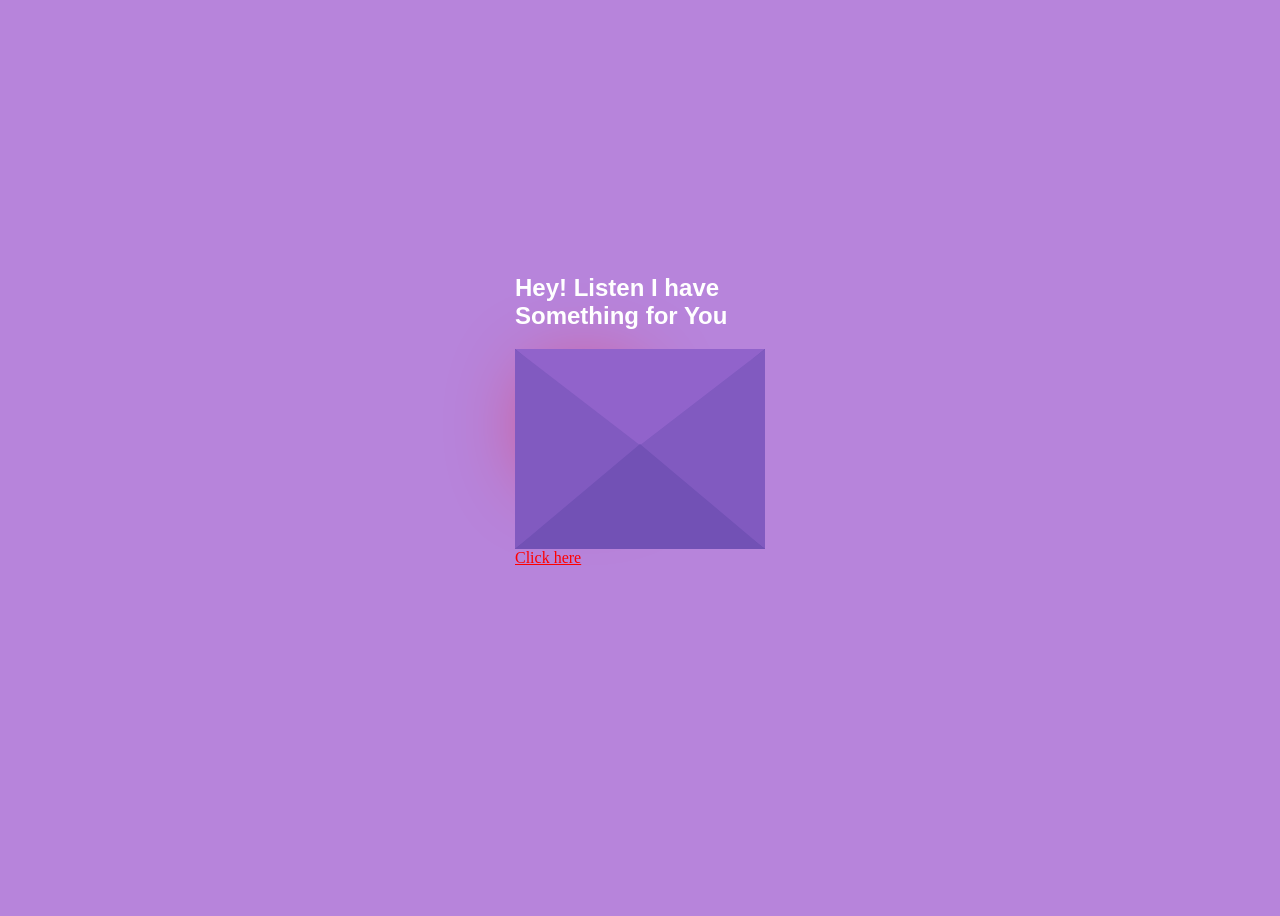
<file: index.html>
<!DOCTYPE html>
<html lang="en">
<head>
    <meta charset="UTF-8">
    <meta name="viewport" content="width=device-width, initial-scale=1.0">
    <title>btarann</title>
    <link rel="stylesheet" href="style.css">
   
</head>
<body>
    <div class="envelope">
        <div class="back"></div>
        <div class="letter">
            <div class="heart"></div>
        <div class="text">
            <p>I want to say <br>
            many things But,<br>
            I can't express so I made <br>
            This is for You.....
            </p>
            
        </div>
       
        </div>
        <div><a href="crush.html">Click here</a></div>
        <div class="front"></div>
        <div class="top"></div>
        <div class="shadow"></div>
        <div class="text1">
            <h2>Hey! Listen I have Something for You</h2>
        </div>
    </div>
</body>
</html>
</file>
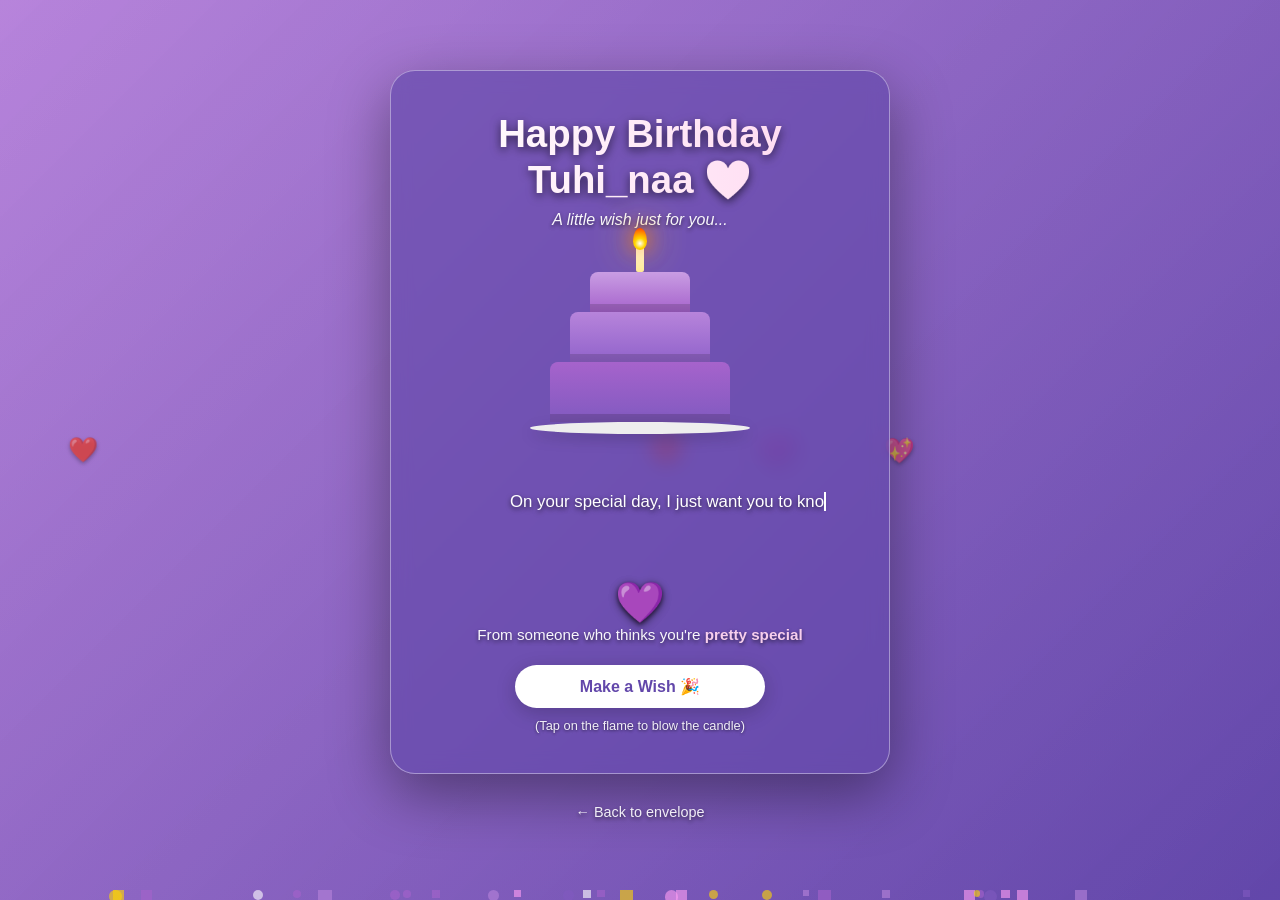
<file: crush.html>
<!DOCTYPE html>
<html lang="en">
<head>
    <meta charset="UTF-8">
    <meta name="viewport" content="width=device-width, initial-scale=1.0">
    <title>Happy Birthday 💜</title>
    <link rel="stylesheet" href="crush_stylle.css">
</head>
<body>
    <!-- Background Gallery -->
    <div class="bg-gallery">
        <div class="bg-img"></div>
        <div class="bg-img"></div>
        <div class="bg-img"></div>
    </div>
    <div class="bg-overlay"></div>

    <div class="card">
        <h1>Happy Birthday Tuhi_naa 💜</h1>
        <p class="subtitle">A little wish just for you...</p>

        <div class="cake" id="cake">
            <div class="candle" id="candle">
                <div class="flame" id="flame"></div>
            </div>
            <div class="layer layer-top"></div>
            <div class="layer layer-middle"></div>
            <div class="layer layer-bottom"></div>
            <div class="plate"></div>
        </div>

        <div class="message">
            <span id="typed"></span><span class="typed-cursor" id="cursor"></span>
        </div>

        <div class="signature">
            <span class="big-heart">💜</span><br>
            From someone who thinks you're <strong>pretty special</strong>
        </div>

        <button class="wish-btn" id="wishBtn">Make a Wish 🎉</button>
        <p class="hint">(Tap on the flame to blow the candle)</p>
    </div>

    <a href="index.html" class="back-link">← Back to envelope</a>
 <script src="main.js"></script>
  
</body>
</html>
</file>
<file: style.css>
body{
    display: flex;
    align-items: center;
    justify-content: center;
    height: 100vh;
    background-color: #b784db;
}
.envelope{
    position: relative;
    cursor: pointer;
}
.back{
    position: relative;
    width: 250px;
    height: 200px;
    background-color: #6247aa;

}
.front{
    position: absolute;
    border-right: 130px solid #815ac0;
    border-top: 100px solid transparent;
    border-bottom: 100px solid transparent;
    height: 0;
    width: 0;
    top: 0;
    left: 120px;
    z-index: 3;
}
.front:before{
    content: "";
    position: absolute;
    border-left: 130px solid #815ac0;
    border-top: 100px solid transparent;
    border-bottom: 100px solid transparent;
    height: 0;
    width: 0;
    top: -100px;
    left: -120px;
}
.front:after{
    content: "";
    position: absolute;
    border-bottom: 105px solid #7251b5;
    border-left: 125px solid transparent;
    border-right: 125px solid transparent;
    height: 0;
    width: 0;
    top: -5px;
    left: -120px;
}
.top{
    position: absolute;
    border-top: 105px solid #9163cb;
    border-left: 125px solid transparent;
    border-right: 125px solid transparent;
    height: 0;
    width: 0;
    top: 0;
    transform-origin: top;
    transition: 0.4s;
}
.envelope:hover .top{
    transform: rotateX(160deg);

}
.letter{
    position: absolute;
    background-color: white;
    width: 230px;
    height: 180px;
    top: 10px;
    left: 10px;
    transition: 0.2s;
}
.envelope:hover .letter{
    transform: translateY(-100px);
    z-index: 2;
}
.text1{
    position: absolute;
    color: white;
    font-family: sans-serif;
    top: -95px;
}

.text{
    text-align: center;
    font-size: 12px;
    font-family: Arial, Helvetica, sans-serif;
    margin-top: 20px;
    font-weight: bold;
    color: black;
    position: relative;
    top: -20px;
    left: 20px;
}
/**heart**/
.heart{
    background-color: red;
    height: 70px;
    width: 70px;
    position: relative;
    top: 20px;
    left: 20px;
    transform: rotate(-45deg);
    box-shadow: -5px 10px 90px red;
    animation: btarann26 0.6 linear infinite;
}

.heart:before{
    content: "";
    position: absolute;
    height: 70px;
    width: 70px;
    background-color: red;
    top: -40px;
    border-radius: 50px;
}
.heart:after{
    content: "";
    position: absolute;
    height: 70px;
    width: 70px;
    background-color: red;
    right: -40px;
    border-radius: 50px;
}
a{
    color: red;
}
</file>
<file: crush_stylle.css>
* {
            margin: 0;
            padding: 0;
            box-sizing: border-box;
        }

        body {
            min-height: 100vh;
            min-height: 100dvh; /* Dynamic viewport height for mobile browsers */
            /* Gradient fallback so gaps blend perfectly */
            background: linear-gradient(135deg, #b784db 0%, #6247aa 100%);
            font-family: 'Segoe UI', Tahoma, Geneva, Verdana, sans-serif;
            overflow-x: hidden;
            display: flex;
            flex-direction: column;
            align-items: center;
            justify-content: center;
            padding: 20px;
            position: relative;
        }

        /* ===== Background Photos Gallery ===== */
        .bg-gallery {
            position: fixed;
            top: 0;
            left: 0;
            width: 100vw;
            height: 100vh;
            height: 100dvh;
            z-index: 0;
            overflow: hidden;
        }

        .bg-img {
            position: absolute;
            top: 0;
            left: 0;
            width: 100%;
            height: 100%;
            /* Forces the image to cover the screen perfectly */
            background-size: cover; 
            background-position: center center;
            background-repeat: no-repeat;
            opacity: 0;
            animation: bgFade 18s ease-in-out infinite;
        }

        /* Add your photo URLs below */
        .bg-img:nth-child(1) {
            background-image: url('101.jpg');
            animation-delay: 0s;
        }
        .bg-img:nth-child(2) {
            background-image: url('102.jpg');
            animation-delay: 6s;
        }
        .bg-img:nth-child(3) {
            background-image: url('103.jpg');
            animation-delay: 12s;
        }

        /* Simple cross-fade without zooming so the photo stays fitted */
        @keyframes bgFade {
            0% { opacity: 0; }
            10% { opacity: 1; }
            33.33% { opacity: 1; }
            43.33% { opacity: 0; }
            100% { opacity: 0; }
        }

        /* Purple overlay for text readability */
        .bg-overlay {
            position: fixed;
            top: 0;
            left: 0;
            width: 100vw;
            height: 100vh;
            height: 100dvh;
            background: linear-gradient(135deg, rgba(183, 132, 219, 0.5) 0%, rgba(98, 71, 170, 0.6) 100%);
            z-index: 1;
        }

        /* Floating background hearts */
        .bg-heart {
            position: fixed;
            color: rgba(255, 255, 255, 0.7);
            font-size: 24px;
            pointer-events: none;
            animation: floatUp linear infinite;
            z-index: 2; 
            text-shadow: 0 2px 4px rgba(0,0,0,0.3);
        }

        @keyframes floatUp {
            0% {
                transform: translateY(100vh) rotate(0deg);
                opacity: 0;
            }
            10% { opacity: 1; }
            90% { opacity: 1; }
            100% {
                transform: translateY(-10vh) rotate(360deg);
                opacity: 0;
            }
        }

        /* Confetti */
        .confetti {
            position: fixed;
            width: 10px;
            height: 10px;
            top: -10px;
            z-index: 50;
            pointer-events: none;
            animation: confettiFall linear forwards;
        }

        @keyframes confettiFall {
            0% {
                transform: translateY(0) rotate(0deg);
                opacity: 1;
            }
            100% {
                transform: translateY(100vh) rotate(720deg);
                opacity: 0.6;
            }
        }

        /* Main card */
        .card {
            background: rgba(98, 71, 170, 0.65); /* Slightly stronger for text readability over sharp photos */
            backdrop-filter: blur(10px);
            -webkit-backdrop-filter: blur(10px);
            border: 1px solid rgba(255, 255, 255, 0.4);
            border-radius: 25px;
            padding: 40px 30px;
            max-width: 500px;
            width: 100%;
            text-align: center;
            color: white;
            box-shadow: 0 20px 60px rgba(0, 0, 0, 0.4);
            z-index: 10;
            animation: cardEntrance 1.2s ease-out;
        }

        @keyframes cardEntrance {
            0% {
                opacity: 0;
                transform: translateY(50px) scale(0.8);
            }
            100% {
                opacity: 1;
                transform: translateY(0) scale(1);
            }
        }

        h1 {
            font-size: 2.4rem;
            margin-bottom: 8px;
            background: linear-gradient(90deg, #fff, #ffd6f0, #fff);
            -webkit-background-clip: text;
            background-clip: text;
            -webkit-text-fill-color: transparent;
            animation: shimmer 3s ease-in-out infinite;
            background-size: 200% auto;
            line-height: 1.2;
            filter: drop-shadow(0 3px 5px rgba(0,0,0,0.6));
        }

        @keyframes shimmer {
            0%, 100% { background-position: 0% center; }
            50% { background-position: 100% center; }
        }

        .subtitle {
            font-size: 1rem;
            opacity: 0.95;
            margin-bottom: 25px;
            font-style: italic;
            text-shadow: 0 2px 4px rgba(0,0,0,0.6);
        }

        /* Cake */
        .cake {
            position: relative;
            width: 200px;
            height: 180px;
            margin: 10px auto 25px;
            cursor: pointer;
            transition: transform 0.3s ease;
            transform-origin: top center; /* Helps with scaling on mobile */
        }

        .plate {
            position: absolute;
            bottom: 0;
            left: 50%;
            transform: translateX(-50%);
            width: 220px;
            height: 12px;
            background: #eee;
            border-radius: 50%;
            box-shadow: 0 5px 15px rgba(0,0,0,0.2);
        }

        .layer {
            position: absolute;
            left: 50%;
            transform: translateX(-50%);
            border-radius: 8px 8px 0 0;
        }

        .layer-bottom {
            bottom: 12px;
            width: 180px;
            height: 60px;
            background: linear-gradient(#a663cc, #815ac0);
            box-shadow: inset 0 -8px 0 rgba(0,0,0,0.15);
        }

        .layer-middle {
            bottom: 72px;
            width: 140px;
            height: 50px;
            background: linear-gradient(#b784db, #9163cb);
            box-shadow: inset 0 -8px 0 rgba(0,0,0,0.15);
        }

        .layer-top {
            bottom: 122px;
            width: 100px;
            height: 40px;
            background: linear-gradient(#c99de3, #a663cc);
            box-shadow: inset 0 -8px 0 rgba(0,0,0,0.15);
        }

        .candle {
            position: absolute;
            bottom: 162px;
            left: 50%;
            transform: translateX(-50%);
            width: 8px;
            height: 28px;
            background: linear-gradient(#fff 0%, #ffeb99 100%);
            border-radius: 2px;
        }

        .flame {
            position: absolute;
            top: -16px;
            left: 50%;
            transform: translateX(-50%);
            width: 14px;
            height: 22px;
            background: radial-gradient(circle at 50% 70%, #fff 0%, #ffd700 30%, #ff7e00 70%, #ff3300 100%);
            border-radius: 50% 50% 50% 50% / 60% 60% 40% 40%;
            animation: flicker 0.4s ease-in-out infinite alternate;
            box-shadow: 0 0 20px #ff7e00, 0 0 40px #ffd700;
        }

        @keyframes flicker {
            0% { transform: translateX(-50%) scale(1) rotate(-2deg); }
            100% { transform: translateX(-50%) scale(1.1) rotate(2deg); }
        }

        .candle.blow .flame {
            opacity: 0;
            transform: translateX(-50%) scale(0);
            transition: all 0.3s;
        }

        /* Message */
        .message {
            font-size: 1.05rem;
            line-height: 1.7;
            margin: 15px 0;
            min-height: 100px;
            white-space: pre-wrap;
            text-shadow: 0 2px 5px rgba(0,0,0,0.7);
        }

        .typed-cursor {
            display: inline-block;
            width: 2px;
            height: 1.1em;
            background: white;
            vertical-align: text-bottom;
            animation: blink 0.8s infinite;
        }

        @keyframes blink {
            0%, 50% { opacity: 1; }
            51%, 100% { opacity: 0; }
        }

        .signature {
            margin-top: 20px;
            font-size: 0.95rem;
            opacity: 0.95;
            text-shadow: 0 2px 4px rgba(0,0,0,0.6);
        }

        .signature strong {
            color: #ffd6f0;
        }

        /* Button */
        .wish-btn {
            margin-top: 22px;
            padding: 12px 28px;
            font-size: 1rem;
            font-weight: bold;
            color: #6247aa;
            background: white;
            border: none;
            border-radius: 30px;
            cursor: pointer;
            transition: all 0.3s;
            box-shadow: 0 5px 20px rgba(0,0,0,0.2);
            width: 100%;
            max-width: 250px;
        }

        .wish-btn:hover {
            transform: translateY(-3px);
            box-shadow: 0 10px 25px rgba(0,0,0,0.3);
            background: #ffd6f0;
        }

        .wish-btn:disabled {
            opacity: 0.6;
            cursor: not-allowed;
            transform: none;
        }

        .hint {
            font-size: 0.8rem;
            opacity: 0.9;
            margin-top: 10px;
            text-shadow: 0 1px 3px rgba(0,0,0,0.6);
        }

        /* Big heart */
        .big-heart {
            font-size: 2.5rem;
            display: inline-block;
            animation: heartBeat 1.2s ease-in-out infinite;
            filter: drop-shadow(0 2px 4px rgba(0,0,0,0.5));
        }

        @keyframes heartBeat {
            0%, 100% { transform: scale(1); }
            25% { transform: scale(1.2); }
            50% { transform: scale(1); }
            75% { transform: scale(1.15); }
        }

        /* Back link */
        .back-link {
            margin-top: 20px;
            color: white;
            text-decoration: none;
            font-size: 0.9rem;
            opacity: 0.9;
            z-index: 10;
            transition: opacity 0.3s;
            padding: 10px;
            text-shadow: 0 2px 4px rgba(0,0,0,0.6);
        }

        .back-link:hover { opacity: 1; }

        /* ===== Mobile Responsiveness ===== */
        @media (max-width: 768px) {
            .card {
                padding: 35px 25px;
            }
            h1 {
                font-size: 2rem;
            }
        }

        @media (max-width: 480px) {
            body {
                padding: 15px;
                justify-content: flex-start; /* Allows scrolling if content is too tall */
                padding-top: 30px;
            }
            .card {
                padding: 30px 20px;
                border-radius: 20px;
                background: rgba(98, 71, 170, 0.75); /* Darker for better text readability on small bright screens */
            }
            h1 {
                font-size: 1.8rem;
            }
            .subtitle {
                font-size: 0.9rem;
                margin-bottom: 15px;
            }
            .message {
                font-size: 0.95rem;
                line-height: 1.6;
            }
            /* Scale down the cake and remove the layout gap left behind */
            .cake {
                transform: scale(0.8);
                margin: 0 auto -35px; /* Pulls the message up to fill the visual gap */
            }
            .wish-btn {
                padding: 14px 24px; /* Taller touch target */
                font-size: 0.95rem;
                width: 100%;
                max-width: 100%;
            }
            .big-heart {
                font-size: 2rem;
            }
            .back-link {
                margin-top: 15px;
                padding: 15px 10px; /* Larger touch target */
            }
        }

        @media (max-width: 360px) {
            h1 {
                font-size: 1.6rem;
            }
            .cake {
                transform: scale(0.7);
                margin: 0 auto -55px; /* Pulls up even more for tiny screens */
            }
            .message {
                font-size: 0.85rem;
            }
            .hint {
                font-size: 0.75rem;
            }
        }
</file>
